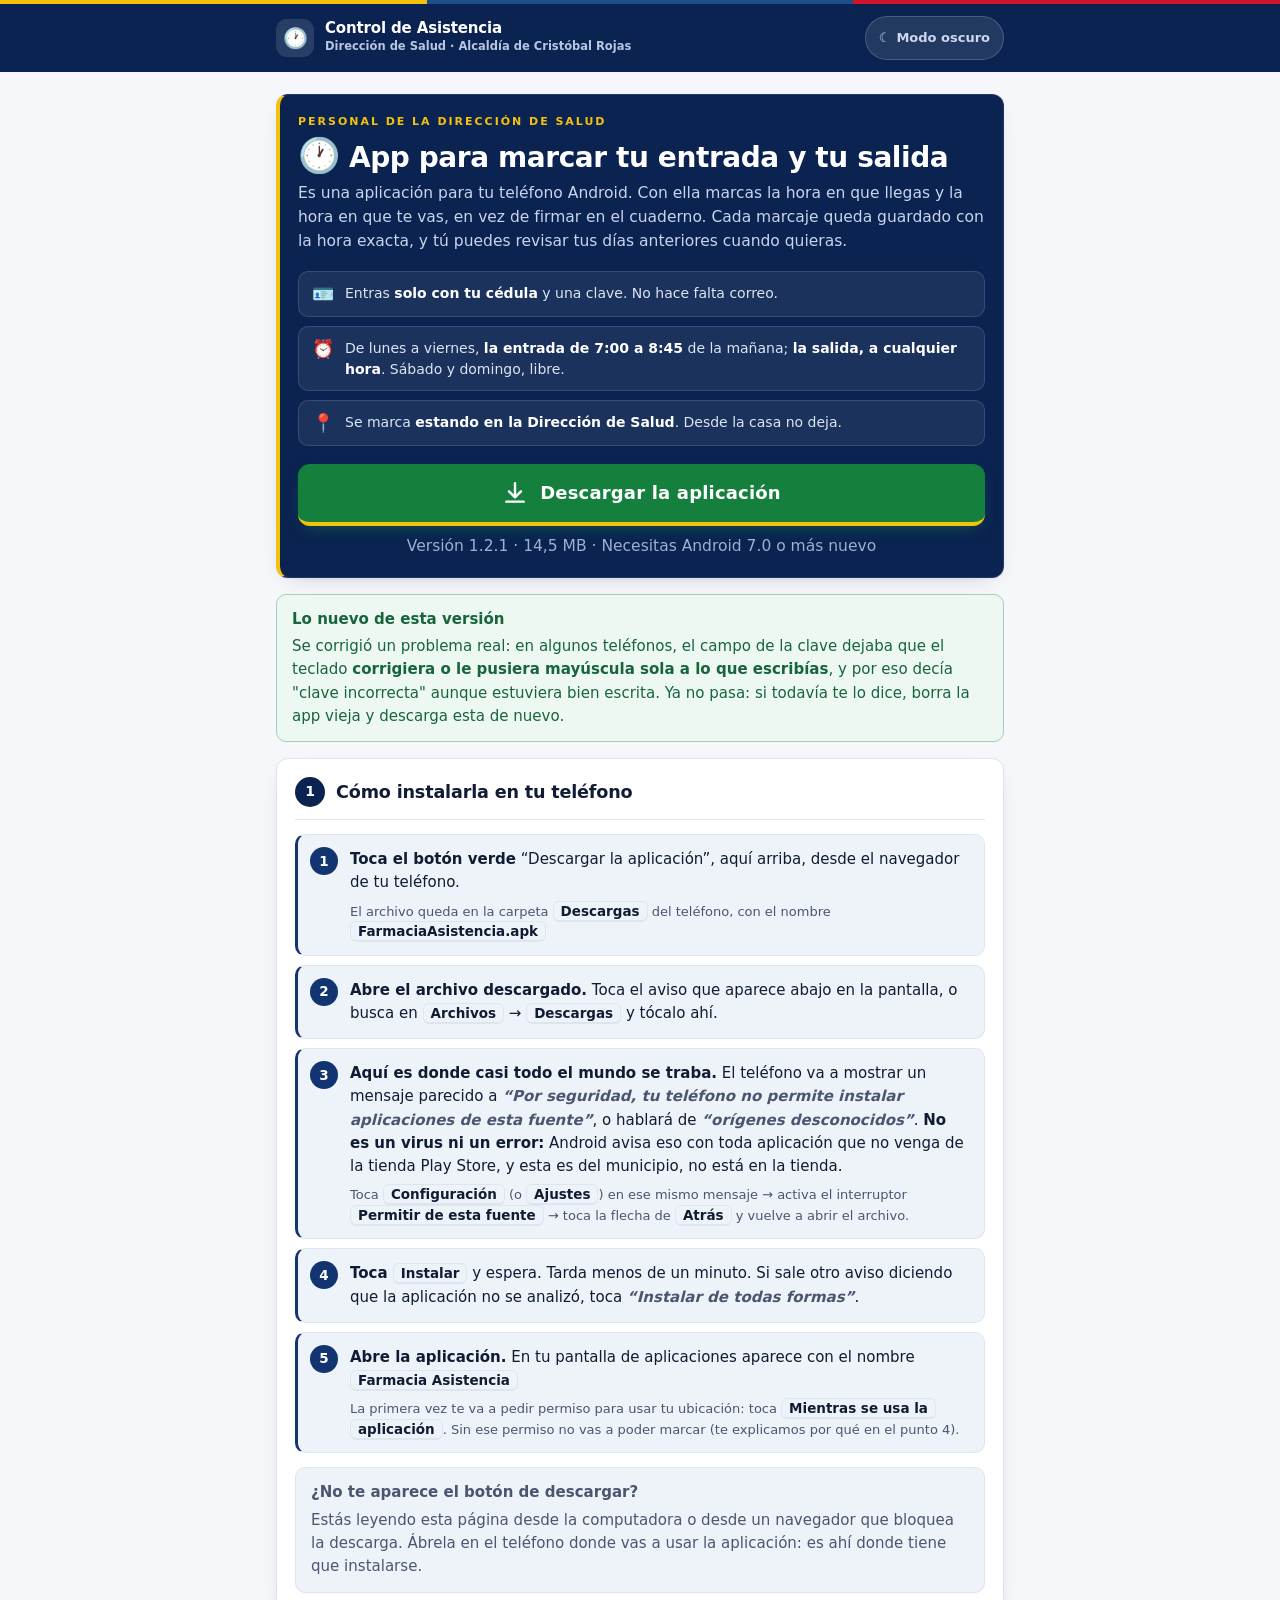
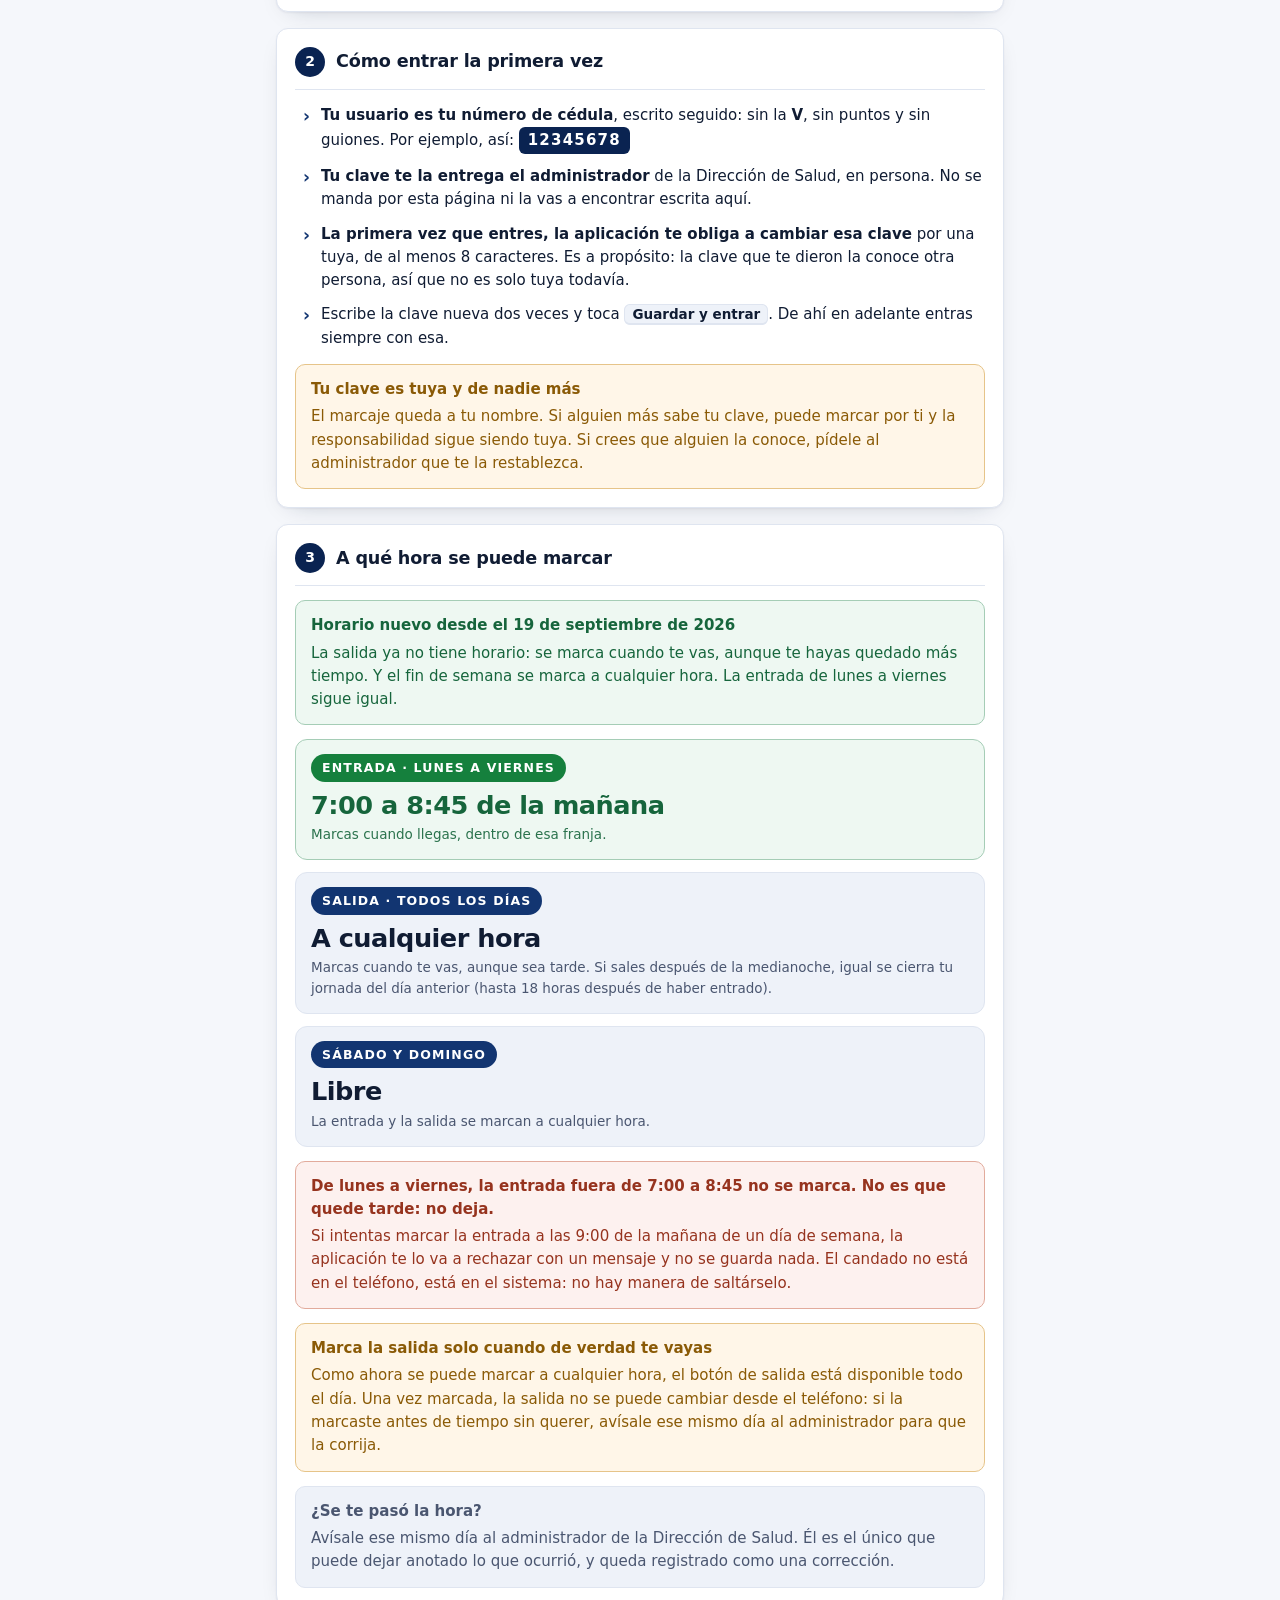
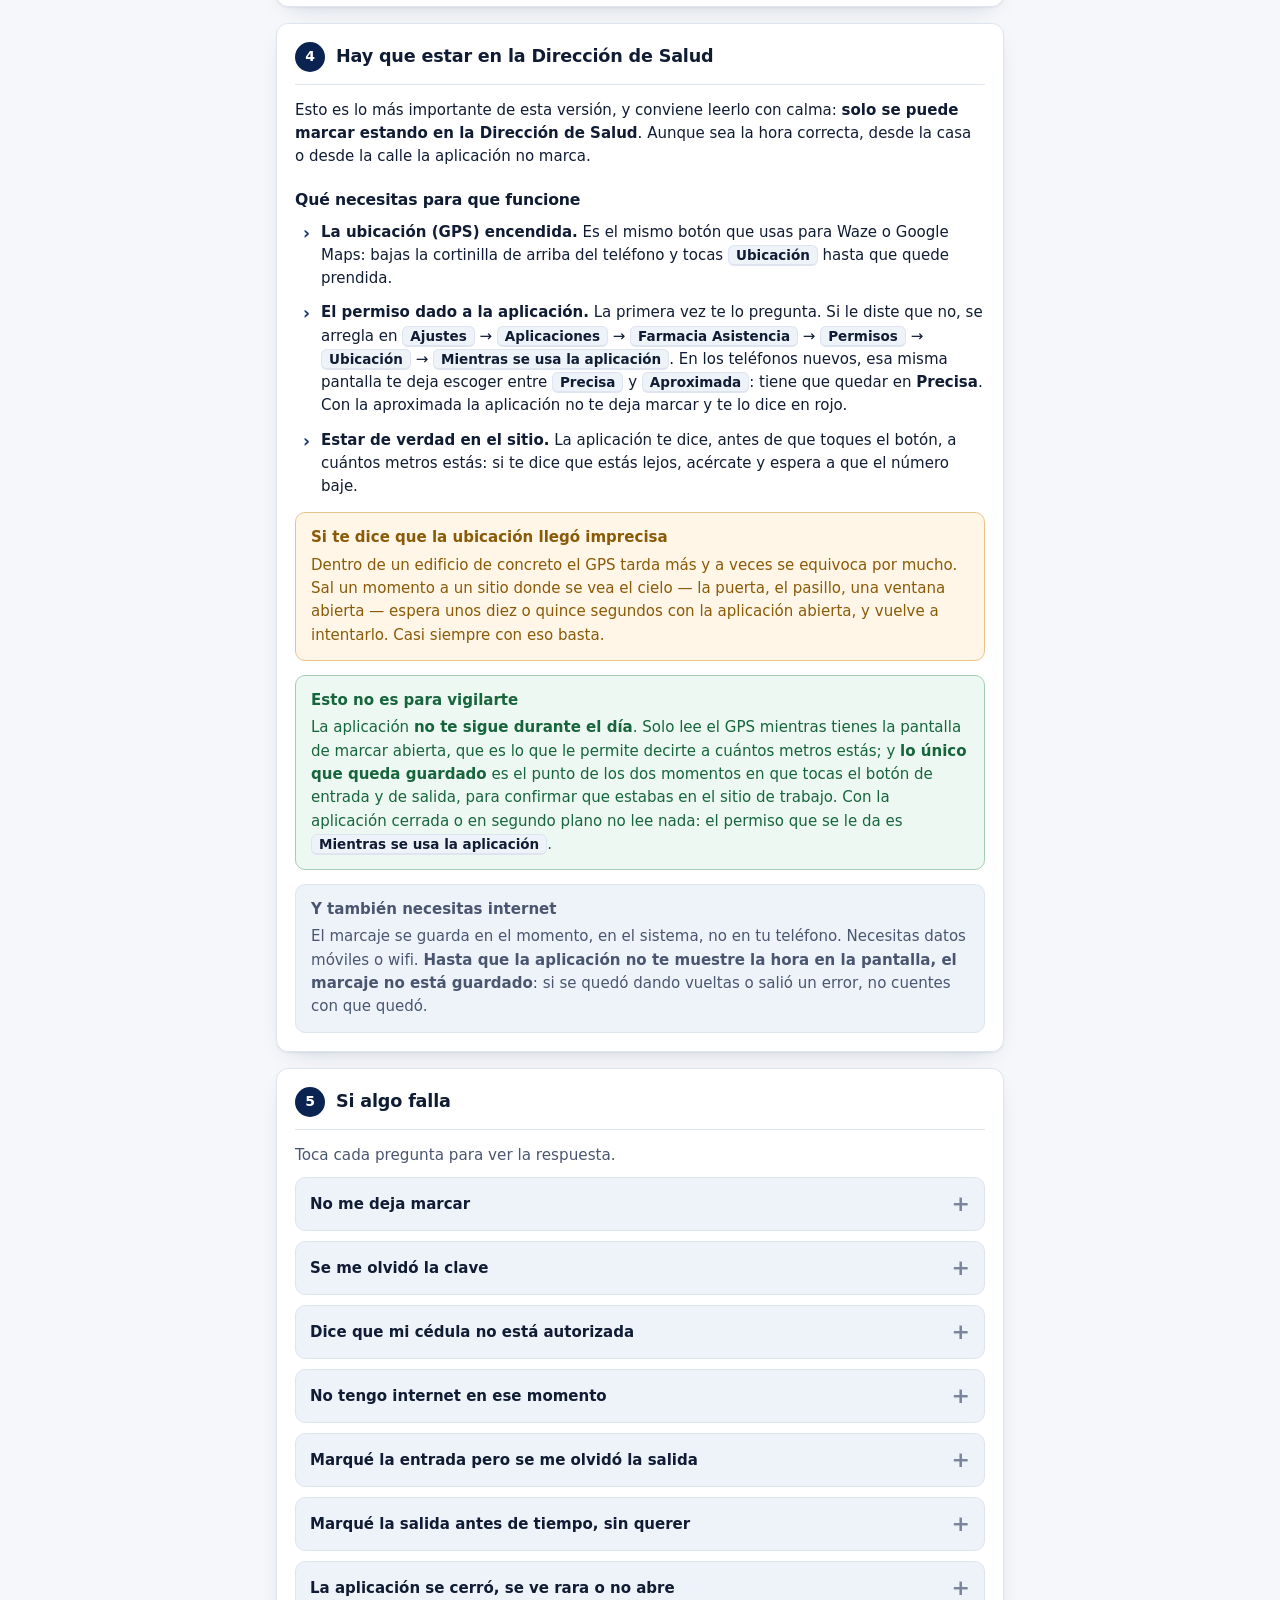
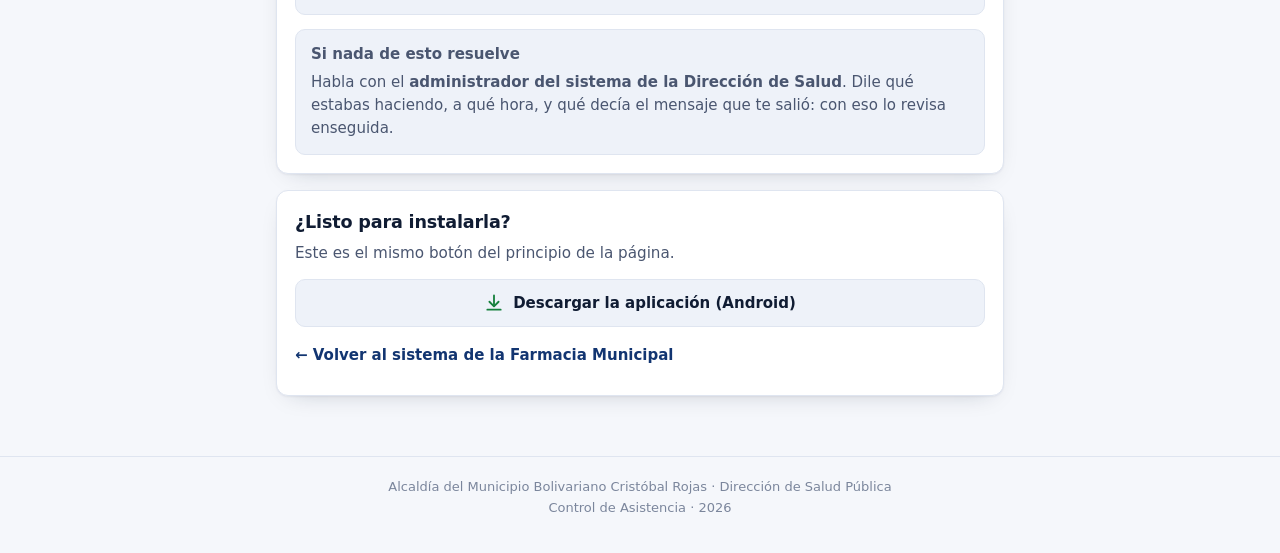
<file: app-asistencia.html>
<!doctype html>
<html lang="es">
<head>
<meta charset="utf-8">
<meta name="viewport" content="width=device-width, initial-scale=1, viewport-fit=cover">
<title>App de Asistencia · Dirección de Salud</title>
<meta name="description" content="Descarga la aplicación con la que el personal de la Dirección de Salud marca su entrada y su salida, y aprende a usarla paso a paso.">
<meta name="theme-color" content="#0a2351">
<link rel="icon" href="data:image/svg+xml,<svg xmlns='http://www.w3.org/2000/svg' viewBox='0 0 100 100'><text y='.9em' font-size='90'>🕐</text></svg>">
<style>
/* Los mismos colores del resto del sistema (ver index.html). */
:root{
  --navy:#0a2351; --navy-2:#123571; --gold:#f4c20d;
  --paper:#f5f7fb; --card:#ffffff; --rail:#eef2f9;
  --ink:#101c33; --ink-soft:#4a5670; --ink-faint:#7b869c;
  --line:#dfe5f0;
  --ok-bg:#eef8f2; --ok-line:#a5cdb6; --ok-ink:#16653c;
  --warn-bg:#fff6e8; --warn-line:#e6c489; --warn-ink:#8a5a06;
  --bad-bg:#fdf1ef; --bad-line:#e2ab9c; --bad-ink:#96331e;
  --verde:#15803d; --verde-2:#0f6e30;
  --r:12px; --pad:18px;
  --shadow:0 1px 2px rgba(16,28,51,.05), 0 8px 24px -14px rgba(16,28,51,.28);
}
@media (prefers-color-scheme:dark){
  :root:not([data-theme="light"]){
    --paper:#0b1220; --card:#141d2f; --rail:#101827;
    --ink:#e6ecf7; --ink-soft:#a7b2c8; --ink-faint:#7a8599; --line:#25314a;
    --ok-bg:#122419; --ok-line:#356041; --ok-ink:#8dd3a6;
    --warn-bg:#2a2113; --warn-line:#6d5626; --warn-ink:#e8c073;
    --bad-bg:#2b1917; --bad-line:#7a453a; --bad-ink:#f0a898;
    --verde:#17914a; --verde-2:#1aa354;
    --shadow:0 1px 2px rgba(0,0,0,.45), 0 10px 28px -16px rgba(0,0,0,.85);
  }
}
:root[data-theme="dark"]{
  --paper:#0b1220; --card:#141d2f; --rail:#101827;
  --ink:#e6ecf7; --ink-soft:#a7b2c8; --ink-faint:#7a8599; --line:#25314a;
  --ok-bg:#122419; --ok-line:#356041; --ok-ink:#8dd3a6;
  --warn-bg:#2a2113; --warn-line:#6d5626; --warn-ink:#e8c073;
  --bad-bg:#2b1917; --bad-line:#7a453a; --bad-ink:#f0a898;
  --verde:#17914a; --verde-2:#1aa354;
  --shadow:0 1px 2px rgba(0,0,0,.45), 0 10px 28px -16px rgba(0,0,0,.85);
}

*{box-sizing:border-box}
:root{color-scheme:light dark}
:root[data-theme="light"]{color-scheme:light}
:root[data-theme="dark"]{color-scheme:dark}
html,body{margin:0}
body{
  background:var(--paper); color:var(--ink); min-height:100dvh;
  font-family:"Segoe UI",system-ui,-apple-system,sans-serif;
  font-size:16px; line-height:1.55; -webkit-text-size-adjust:100%;
  -webkit-tap-highlight-color:transparent;
  overflow-wrap:anywhere;
}
.wrap{max-width:760px; margin:0 auto; padding:0 16px}

/* ---------- cintillo y barra de arriba (igual que el sistema) ---------- */
.tricolor{height:4px; display:flex}
.tricolor i{flex:1}
.tricolor i:nth-child(1){background:#f4c20d}
.tricolor i:nth-child(2){background:#1a4f8a}
.tricolor i:nth-child(3){background:#cf142b}

header.top{background:var(--navy); color:#fff; padding:12px 0}
header.top .wrap{display:flex; align-items:center; gap:12px}
.marca{display:flex; align-items:center; gap:11px; min-width:0}
.pastilla{width:38px;height:38px;border-radius:11px;background:rgba(255,255,255,.12);
  display:grid;place-items:center;font-size:20px;flex:none}
.marca b{display:block; font-size:15px; font-weight:800; letter-spacing:-.01em; line-height:1.15}
.marca > span > span{display:block; font-size:11.5px; color:#b8c6e2; font-weight:600}
.top .der{margin-left:auto}
button.tema{display:inline-flex; align-items:center; gap:6px; min-height:44px; font:inherit;
  font-size:13px; font-weight:700; cursor:pointer; color:#cdd8ee;
  background:rgba(255,255,255,.10); border:1px solid rgba(255,255,255,.18);
  padding:6px 13px; border-radius:99px; white-space:nowrap}
button.tema:hover{background:rgba(255,255,255,.20); color:#fff}

/* ---------- cuerpo ---------- */
main{padding:22px 0 60px}
.tarjeta{background:var(--card); border:1px solid var(--line); border-radius:var(--r);
  padding:var(--pad); box-shadow:var(--shadow)}
.tarjeta + .tarjeta{margin-top:16px}
h1{font-size:clamp(1.35rem,5vw,1.75rem); margin:0 0 6px; letter-spacing:-.015em; line-height:1.2}
h2{font-size:1.1rem; margin:0; letter-spacing:-.01em}
h3{font-size:.98rem; margin:20px 0 8px; letter-spacing:-.01em}
p{margin:0} p + p{margin-top:10px}
.sub{color:var(--ink-soft); font-size:.95rem}
.chico{display:block; font-size:12.5px; color:var(--ink-faint); line-height:1.45}
strong{font-weight:750}

/* titulo de seccion con su numero */
.tit{display:flex; align-items:center; gap:11px; margin:0 0 14px;
  padding-bottom:12px; border-bottom:1px solid var(--line)}
.tit .num{flex:none; width:30px; height:30px; border-radius:50%;
  background:var(--navy); color:#fff; display:grid; place-items:center;
  font-size:14px; font-weight:800}
:root[data-theme="dark"] .tit .num{background:var(--navy-2)}
@media (prefers-color-scheme:dark){:root:not([data-theme="light"]) .tit .num{background:var(--navy-2)}}

/* ---------- portada ---------- */
.portada{background:var(--navy); color:#fff;
  border:1px solid rgba(255,255,255,.10); border-left:4px solid var(--gold)}
.portada .etq{display:block; font-size:11px; font-weight:800; letter-spacing:.18em;
  text-transform:uppercase; color:var(--gold); margin-bottom:8px}
.portada h1{color:#fff}
.portada p{color:#c9d5ec; font-size:.97rem}
.portada .icono{font-size:34px; line-height:1}

/* ---------- el boton de descargar ---------- */
.descarga{margin-top:18px}
a.btn-apk{display:flex; align-items:center; justify-content:center; gap:12px;
  width:100%; min-height:62px; padding:14px 16px;
  background:var(--verde); color:#fff; text-decoration:none;
  border:0; border-bottom:4px solid var(--gold); border-radius:12px;
  font-size:18px; font-weight:850; letter-spacing:.01em; text-align:center;
  box-shadow:0 6px 18px -8px rgba(21,128,61,.75)}
a.btn-apk:hover{background:var(--verde-2)}
a.btn-apk:active{transform:translateY(1px)}
a.btn-apk .ic{flex:none}
a.btn-apk-2 svg{flex:none; color:var(--verde)}
.meta-apk{margin-top:9px; text-align:center; font-size:12.5px; color:var(--ink-faint); line-height:1.5}
.portada .meta-apk{color:#9fb0d0}
a.btn-apk-2{display:flex; align-items:center; justify-content:center; gap:9px;
  width:100%; min-height:48px; margin-top:14px; padding:10px 14px;
  border:1px solid var(--line); border-radius:10px; background:var(--rail);
  color:var(--ink); text-decoration:none; font-size:15px; font-weight:750}
a.btn-apk-2:hover{border-color:var(--navy-2)}

/* ---------- resumen de tres puntos ---------- */
.resumen{display:grid; gap:9px; margin-top:18px}
.resumen div{display:flex; gap:11px; align-items:flex-start;
  background:rgba(255,255,255,.07); border:1px solid rgba(255,255,255,.13);
  border-radius:10px; padding:11px 13px; font-size:14px; color:#dde5f4; line-height:1.45}
.resumen div span:first-child{flex:none; font-size:18px; line-height:1.25}
.resumen b{color:#fff; font-weight:800}

/* ---------- pasos numerados ---------- */
ol.pasos{list-style:none; counter-reset:paso; margin:0; padding:0}
ol.pasos > li{counter-increment:paso; position:relative;
  padding:13px 14px 13px 52px; margin-bottom:9px;
  background:var(--rail); border:1px solid var(--line); border-left:3px solid var(--navy-2);
  border-radius:10px; font-size:15px; line-height:1.55}
ol.pasos > li:last-child{margin-bottom:0}
ol.pasos > li::before{content:counter(paso); position:absolute; left:12px; top:12px;
  width:28px; height:28px; border-radius:50%; background:var(--navy-2); color:#fff;
  display:grid; place-items:center; font-size:13.5px; font-weight:800}
ol.pasos .nota{display:block; margin-top:6px; font-size:13px; color:var(--ink-soft); line-height:1.5}

/* ---------- avisos ---------- */
.aviso{border:1px solid; border-radius:10px; padding:13px 15px; font-size:.94rem;
  margin-top:14px; line-height:1.55}
.aviso b{display:block; margin-bottom:4px}
.aviso.ok{background:var(--ok-bg); border-color:var(--ok-line); color:var(--ok-ink)}
.aviso.warn{background:var(--warn-bg); border-color:var(--warn-line); color:var(--warn-ink)}
.aviso.bad{background:var(--bad-bg); border-color:var(--bad-line); color:var(--bad-ink)}
.aviso.neutro{background:var(--rail); border-color:var(--line); color:var(--ink-soft)}

/* ---------- el recuadro de los horarios ---------- */
.horario{display:grid; gap:12px}
.franja{border:1px solid; border-radius:12px; padding:14px 15px}
.franja.ent{background:var(--ok-bg); border-color:var(--ok-line)}
.franja.sal{background:var(--rail); border-color:var(--line)}
.franja .etq{display:inline-block; font-size:12.5px; font-weight:850; letter-spacing:.09em;
  text-transform:uppercase; padding:4px 11px; border-radius:999px; color:#fff}
.franja.ent .etq{background:var(--verde)}
.franja.sal .etq{background:var(--navy-2)}
.franja .hora{display:block; margin-top:9px; font-size:clamp(1.25rem,6.5vw,1.6rem);
  font-weight:850; letter-spacing:-.02em; line-height:1.15; font-variant-numeric:tabular-nums}
.franja.ent .hora{color:var(--ok-ink)}
.franja.sal .hora{color:var(--ink)}
.franja .det{display:block; margin-top:4px; font-size:13.5px; color:var(--ink-soft)}
.franja.ent .det{color:var(--ok-ink); opacity:.9}

/* ---------- listas con viñeta propia ---------- */
ul.puntos{list-style:none; margin:0; padding:0}
ul.puntos li{position:relative; padding:0 0 0 26px; margin-top:11px; font-size:15px; line-height:1.55}
ul.puntos li:first-child{margin-top:0}
ul.puntos li::before{content:"›"; position:absolute; left:8px; top:-1px;
  color:var(--navy-2); font-weight:900; font-size:17px}
:root[data-theme="dark"] ul.puntos li::before{color:var(--gold)}
@media (prefers-color-scheme:dark){:root:not([data-theme="light"]) ul.puntos li::before{color:var(--gold)}}

/* ---------- preguntas que se abren ---------- */
details.pregunta{border:1px solid var(--line); border-radius:10px; background:var(--rail);
  margin-top:10px; overflow:hidden}
details.pregunta[open]{background:var(--card); border-color:var(--navy-2)}
details.pregunta > summary{list-style:none; cursor:pointer; display:flex; gap:10px;
  align-items:center; min-height:52px; padding:12px 14px;
  font-size:15px; font-weight:750; color:var(--ink)}
details.pregunta > summary::-webkit-details-marker{display:none}
details.pregunta > summary::after{content:"+"; margin-left:auto; flex:none;
  font-size:22px; font-weight:800; color:var(--ink-faint); line-height:1}
details.pregunta[open] > summary::after{content:"–"; color:var(--navy-2)}
details.pregunta .cuerpo{padding:0 14px 14px; font-size:14.5px; color:var(--ink-soft); line-height:1.6}
details.pregunta .cuerpo b{color:var(--ink)}
details.pregunta .cuerpo p + p{margin-top:9px}

/* ---------- varios ---------- */
/* <kbd> = lo que dice un boton del telefono. Se deja partir en varias
   lineas: en 375 px si va con "nowrap" se sale de la pantalla. */
kbd{display:inline; background:var(--rail); border:1px solid var(--line);
  border-bottom-width:2px; border-radius:6px; padding:1px 7px; font:inherit;
  font-size:13.5px; font-weight:750; color:var(--ink);
  white-space:normal; overflow-wrap:anywhere;
  box-decoration-break:clone; -webkit-box-decoration-break:clone}
/* .frase = un mensaje largo que muestra el telefono. Como ficha se
   partiria en pedazos feos, asi que va entre comillas y en cursiva. */
.frase{font-style:italic; color:var(--ink-soft); font-weight:650}
.cedula-ej{display:inline-block; background:var(--navy); color:#fff; border-radius:6px;
  padding:2px 9px; font-weight:800; letter-spacing:.08em; font-variant-numeric:tabular-nums}
a.volver{display:inline-flex; align-items:center; min-height:44px; margin-top:6px;
  color:var(--navy-2); font-weight:750; font-size:15px; text-decoration:none}
a.volver:hover{text-decoration:underline}
:root[data-theme="dark"] a.volver{color:#9db9ee}
@media (prefers-color-scheme:dark){:root:not([data-theme="light"]) a.volver{color:#9db9ee}}
footer{border-top:1px solid var(--line); padding:20px 0 34px; color:var(--ink-faint);
  font-size:13px; text-align:center; line-height:1.6}

@media (max-width:560px){
  .wrap{padding:0 14px}
  main{padding:16px 0 46px}
  .tarjeta{padding:15px}
  .marca > span > span{display:none}
  ol.pasos > li{padding:12px 12px 12px 48px; font-size:14.5px}
}
</style>
<script>
/* El modo claro u oscuro, igual que en el resto del sistema. Se aplica
   aqui arriba, antes de que se pinte nada: si se hiciera al final, la
   pagina saldria un instante con el color equivocado. */
(function () {
  var LLAVE = 'farmacia_tema';
  var guardado = null;
  try { guardado = localStorage.getItem(LLAVE); } catch (e) { guardado = null; }
  if (guardado === 'claro' || guardado === 'oscuro') {
    document.documentElement.setAttribute('data-theme', guardado === 'claro' ? 'light' : 'dark');
  }
  window.FARMTEMA = {
    llave: LLAVE,
    actual: function () {
      var e = document.documentElement.getAttribute('data-theme');
      if (e === 'light') return 'claro';
      if (e === 'dark') return 'oscuro';
      try {
        return window.matchMedia && window.matchMedia('(prefers-color-scheme: dark)').matches
          ? 'oscuro' : 'claro';
      } catch (x) { return 'claro'; }
    },
    poner: function (cual) {
      document.documentElement.setAttribute('data-theme', cual === 'claro' ? 'light' : 'dark');
      try { localStorage.setItem(LLAVE, cual); } catch (e) { /* modo privado */ }
      var m = document.querySelector('meta[name="theme-color"]');
      if (m) m.setAttribute('content', cual === 'claro' ? '#0a2351' : '#0b1220');
    }
  };
})();
</script>
</head>
<body>
<div class="tricolor"><i></i><i></i><i></i></div>

<header class="top">
  <div class="wrap">
    <div class="marca">
      <span class="pastilla" aria-hidden="true">🕐</span>
      <span>
        <b>Control de Asistencia</b>
        <span>Dirección de Salud · Alcaldía de Cristóbal Rojas</span>
      </span>
    </div>
    <div class="der">
      <button class="tema" id="btnTema" type="button" aria-live="polite">
        <span aria-hidden="true">☀</span><span class="tema-txt">Modo claro</span>
      </button>
    </div>
  </div>
</header>

<main>
  <div class="wrap">

    <!-- ═══════════ 1. QUÉ ES Y PARA QUÉ SIRVE + DESCARGA ═══════════ -->
    <section class="tarjeta portada">
      <span class="etq">Personal de la Dirección de Salud</span>
      <h1><span class="icono" aria-hidden="true">🕐</span> App para marcar tu entrada y tu salida</h1>
      <p>
        Es una aplicación para tu teléfono Android. Con ella marcas la hora en que llegas
        y la hora en que te vas, en vez de firmar en el cuaderno. Cada marcaje queda
        guardado con la hora exacta, y tú puedes revisar tus días anteriores cuando quieras.
      </p>

      <div class="resumen">
        <div><span aria-hidden="true">🪪</span><span>Entras <b>solo con tu cédula</b> y una clave. No hace falta correo.</span></div>
        <div><span aria-hidden="true">⏰</span><span>De lunes a viernes, <b>la entrada de 7:00 a 8:45</b> de la mañana; <b>la salida, a cualquier hora</b>. Sábado y domingo, libre.</span></div>
        <div><span aria-hidden="true">📍</span><span>Se marca <b>estando en la Dirección de Salud</b>. Desde la casa no deja.</span></div>
      </div>

      <div class="descarga">
        <a class="btn-apk" href="descargas/FarmaciaAsistencia.apk" download="FarmaciaAsistencia.apk">
          <svg class="ic" viewBox="0 0 24 24" width="26" height="26" fill="none"
               stroke="currentColor" stroke-width="2.2" stroke-linecap="round"
               stroke-linejoin="round" aria-hidden="true">
            <path d="M12 3v12"></path><path d="M6.5 10.5L12 16l5.5-5.5"></path>
            <path d="M4 20h16"></path>
          </svg>
          Descargar la aplicación
        </a>

        <!-- ══════════════════════════════════════════════════════════════
             ⬇⬇ ACTUALIZAR AL PUBLICAR UN APK NUEVO — SOLO ESTOS DOS DATOS ⬇⬇
                · la versión  →  <span id="version-app">
                · el peso     →  <span id="peso-app">
             El archivo se reemplaza en  descargas/FarmaciaAsistencia.apk
             (si además cambian las novedades, están más abajo, en el
              recuadro marcado "NOVEDADES DE ESTA VERSIÓN")
             ══════════════════════════════════════════════════════════════ -->
        <p class="meta-apk">
          Versión <span id="version-app">1.2.1</span> ·
          <span id="peso-app">14,5 MB</span> ·
          Necesitas Android 7.0 o más nuevo
        </p>
        <!-- ⬆⬆ FIN DEL HUECO DE VERSIÓN Y PESO ⬆⬆ -->
      </div>
    </section>

    <!-- ═══════════ NOVEDADES DE ESTA VERSIÓN ═══════════ -->
    <div class="aviso ok" style="margin:16px 0">
      <b>Lo nuevo de esta versión</b>
      Se corrigió un problema real: en algunos teléfonos, el campo de la clave dejaba
      que el teclado <strong>corrigiera o le pusiera mayúscula sola a lo que escribías</strong>,
      y por eso decía "clave incorrecta" aunque estuviera bien escrita. Ya no pasa: si
      todavía te lo dice, borra la app vieja y descarga esta de nuevo.
    </div>

    <!-- ═══════════ 2. INSTALACIÓN ═══════════ -->
    <section class="tarjeta">
      <div class="tit"><span class="num">1</span><h2>Cómo instalarla en tu teléfono</h2></div>

      <ol class="pasos">
        <li>
          <strong>Toca el botón verde</strong> “Descargar la aplicación”, aquí arriba,
          desde el navegador de tu teléfono.
          <span class="nota">El archivo queda en la carpeta <kbd>Descargas</kbd> del teléfono,
          con el nombre <kbd>FarmaciaAsistencia.apk</kbd></span>
        </li>
        <li>
          <strong>Abre el archivo descargado.</strong> Toca el aviso que aparece abajo en la
          pantalla, o busca en <kbd>Archivos</kbd> → <kbd>Descargas</kbd> y tócalo ahí.
        </li>
        <li>
          <strong>Aquí es donde casi todo el mundo se traba.</strong> El teléfono va a mostrar
          un mensaje parecido a <span class="frase">“Por seguridad, tu teléfono no permite
          instalar aplicaciones de esta fuente”</span>, o hablará de
          <span class="frase">“orígenes desconocidos”</span>.
          <strong>No es un virus ni un error:</strong> Android avisa eso con toda aplicación que
          no venga de la tienda Play Store, y esta es del municipio, no está en la tienda.
          <span class="nota">Toca <kbd>Configuración</kbd> (o <kbd>Ajustes</kbd>) en ese mismo
          mensaje → activa el interruptor <kbd>Permitir de esta fuente</kbd> → toca la flecha de
          <kbd>Atrás</kbd> y vuelve a abrir el archivo.</span>
        </li>
        <li>
          <strong>Toca <kbd>Instalar</kbd></strong> y espera. Tarda menos de un minuto.
          Si sale otro aviso diciendo que la aplicación no se analizó, toca
          <span class="frase">“Instalar de todas formas”</span>.
        </li>
        <li>
          <strong>Abre la aplicación.</strong> En tu pantalla de aplicaciones aparece con el
          nombre <kbd>Farmacia Asistencia</kbd>
          <span class="nota">La primera vez te va a pedir permiso para usar tu ubicación:
          toca <kbd>Mientras se usa la aplicación</kbd>. Sin ese permiso no vas a poder marcar
          (te explicamos por qué en el punto 4).</span>
        </li>
      </ol>

      <div class="aviso neutro">
        <b>¿No te aparece el botón de descargar?</b>
        Estás leyendo esta página desde la computadora o desde un navegador que bloquea la
        descarga. Ábrela en el teléfono donde vas a usar la aplicación: es ahí donde tiene
        que instalarse.
      </div>
    </section>

    <!-- ═══════════ 3. CÓMO SE ENTRA ═══════════ -->
    <section class="tarjeta">
      <div class="tit"><span class="num">2</span><h2>Cómo entrar la primera vez</h2></div>

      <ul class="puntos">
        <li>
          <strong>Tu usuario es tu número de cédula</strong>, escrito seguido:
          sin la <strong>V</strong>, sin puntos y sin guiones.
          Por ejemplo, así: <span class="cedula-ej">12345678</span>
        </li>
        <li>
          <strong>Tu clave te la entrega el administrador</strong> de la Dirección de Salud, en
          persona. No se manda por esta página ni la vas a encontrar escrita aquí.
        </li>
        <li>
          <strong>La primera vez que entres, la aplicación te obliga a cambiar esa clave</strong>
          por una tuya, de al menos 8 caracteres. Es a propósito: la clave que te dieron la
          conoce otra persona, así que no es solo tuya todavía.
        </li>
        <li>
          Escribe la clave nueva dos veces y toca <kbd>Guardar y entrar</kbd>. De ahí en
          adelante entras siempre con esa.
        </li>
      </ul>

      <div class="aviso warn">
        <b>Tu clave es tuya y de nadie más</b>
        El marcaje queda a tu nombre. Si alguien más sabe tu clave, puede marcar por ti y la
        responsabilidad sigue siendo tuya. Si crees que alguien la conoce, pídele al
        administrador que te la restablezca.
      </div>
    </section>

    <!-- ═══════════ 4. LOS HORARIOS ═══════════ -->
    <section class="tarjeta">
      <div class="tit"><span class="num">3</span><h2>A qué hora se puede marcar</h2></div>

      <div class="aviso ok" style="margin-top:0;margin-bottom:14px">
        <b>Horario nuevo desde el 19 de septiembre de 2026</b>
        La salida ya no tiene horario: se marca cuando te vas, aunque te hayas quedado más
        tiempo. Y el fin de semana se marca a cualquier hora. La entrada de lunes a viernes
        sigue igual.
      </div>

      <div class="horario">
        <div class="franja ent">
          <span class="etq">Entrada · lunes a viernes</span>
          <span class="hora">7:00 a 8:45 de la mañana</span>
          <span class="det">Marcas cuando llegas, dentro de esa franja.</span>
        </div>
        <div class="franja sal">
          <span class="etq">Salida · todos los días</span>
          <span class="hora">A cualquier hora</span>
          <span class="det">Marcas cuando te vas, aunque sea tarde. Si sales después de la
          medianoche, igual se cierra tu jornada del día anterior (hasta 18 horas después de
          haber entrado).</span>
        </div>
        <div class="franja sal">
          <span class="etq">Sábado y domingo</span>
          <span class="hora">Libre</span>
          <span class="det">La entrada y la salida se marcan a cualquier hora.</span>
        </div>
      </div>

      <div class="aviso bad">
        <b>De lunes a viernes, la entrada fuera de 7:00 a 8:45 no se marca. No es que quede tarde: no deja.</b>
        Si intentas marcar la entrada a las 9:00 de la mañana de un día de semana, la
        aplicación te lo va a rechazar con un mensaje y no se guarda nada. El candado no está
        en el teléfono, está en el sistema: no hay manera de saltárselo.
      </div>

      <div class="aviso warn">
        <b>Marca la salida solo cuando de verdad te vayas</b>
        Como ahora se puede marcar a cualquier hora, el botón de salida está disponible todo
        el día. Una vez marcada, la salida no se puede cambiar desde el teléfono: si la
        marcaste antes de tiempo sin querer, avísale ese mismo día al administrador para que
        la corrija.
      </div>

      <div class="aviso neutro">
        <b>¿Se te pasó la hora?</b>
        Avísale ese mismo día al administrador de la Dirección de Salud. Él es el único que
        puede dejar anotado lo que ocurrió, y queda registrado como una corrección.
      </div>
    </section>

    <!-- ═══════════ 5. LA UBICACIÓN ═══════════ -->
    <section class="tarjeta">
      <div class="tit"><span class="num">4</span><h2>Hay que estar en la Dirección de Salud</h2></div>

      <p style="font-size:15px">
        Esto es lo más importante de esta versión, y conviene leerlo con calma:
        <strong>solo se puede marcar estando en la Dirección de Salud</strong>. Aunque sea la
        hora correcta, desde la casa o desde la calle la aplicación no marca.
      </p>

      <h3>Qué necesitas para que funcione</h3>
      <ul class="puntos">
        <li>
          <strong>La ubicación (GPS) encendida.</strong> Es el mismo botón que usas para Waze o
          Google Maps: bajas la cortinilla de arriba del teléfono y tocas
          <kbd>Ubicación</kbd> hasta que quede prendida.
        </li>
        <li>
          <strong>El permiso dado a la aplicación.</strong> La primera vez te lo pregunta.
          Si le diste que no, se arregla en <kbd>Ajustes</kbd> → <kbd>Aplicaciones</kbd> →
          <kbd>Farmacia Asistencia</kbd> → <kbd>Permisos</kbd> → <kbd>Ubicación</kbd> →
          <kbd>Mientras se usa la aplicación</kbd>.
          <span class="nota">En los teléfonos nuevos, esa misma pantalla te deja escoger entre
          <kbd>Precisa</kbd> y <kbd>Aproximada</kbd>: tiene que quedar en <strong>Precisa</strong>.
          Con la aproximada la aplicación no te deja marcar y te lo dice en rojo.</span>
        </li>
        <li>
          <strong>Estar de verdad en el sitio.</strong> La aplicación te dice, antes de que
          toques el botón, a cuántos metros estás: si te dice que estás lejos, acércate y
          espera a que el número baje.
        </li>
      </ul>

      <div class="aviso warn">
        <b>Si te dice que la ubicación llegó imprecisa</b>
        Dentro de un edificio de concreto el GPS tarda más y a veces se equivoca por mucho.
        Sal un momento a un sitio donde se vea el cielo — la puerta, el pasillo, una ventana
        abierta — espera unos diez o quince segundos con la aplicación abierta, y vuelve a
        intentarlo. Casi siempre con eso basta.
      </div>

      <div class="aviso ok">
        <b>Esto no es para vigilarte</b>
        La aplicación <strong>no te sigue durante el día</strong>. Solo lee el GPS
        mientras tienes la pantalla de marcar abierta, que es lo que le permite decirte a
        cuántos metros estás; y <strong>lo único que queda guardado</strong> es el punto de
        los dos momentos en que tocas el botón de entrada y de salida, para confirmar que
        estabas en el sitio de trabajo. Con la aplicación cerrada o en segundo plano no lee
        nada: el permiso que se le da es <kbd>Mientras se usa la aplicación</kbd>.
      </div>

      <div class="aviso neutro">
        <b>Y también necesitas internet</b>
        El marcaje se guarda en el momento, en el sistema, no en tu teléfono. Necesitas datos
        móviles o wifi. <strong>Hasta que la aplicación no te muestre la hora en la pantalla,
        el marcaje no está guardado</strong>: si se quedó dando vueltas o salió un error,
        no cuentes con que quedó.
      </div>
    </section>

    <!-- ═══════════ 6. SI ALGO FALLA ═══════════ -->
    <section class="tarjeta">
      <div class="tit"><span class="num">5</span><h2>Si algo falla</h2></div>
      <p class="sub" style="margin-bottom:4px">Toca cada pregunta para ver la respuesta.</p>

      <details class="pregunta">
        <summary>No me deja marcar</summary>
        <div class="cuerpo">
          <p>Lee el mensaje que salió en la pantalla, porque ahí está el motivo. Casi siempre
          es uno de estos:</p>
          <p><b>1. “Fuera del horario permitido”.</b> Estás intentando marcar la entrada un día de
          semana fuera de la franja de 7:00 a 8:45 de la mañana. La salida y el fin de semana no
          tienen horario. No hay nada que hacer desde el teléfono; avísale al administrador.</p>
          <p><b>2. “Estás a tantos metros de la Dirección de Salud”.</b> No estás en el sitio, o el
          GPS todavía no se ha afinado. Acércate, sal donde se vea el cielo, espera unos segundos
          e inténtalo otra vez.</p>
          <p><b>3. “La ubicación llegó muy imprecisa”.</b> Tu teléfono está dando una ubicación
          sacada de la antena, no del GPS. Enciende la ubicación, sal a un sitio despejado y
          espera un momento.</p>
          <p><b>4. “Ya marcaste”.</b> La entrada y la salida se marcan una sola vez por día. Si
          la hora que quedó está mal, solo el administrador puede corregirla.</p>
          <p><b>5. “El teléfono está dando una ubicación falsa”.</b> Tienes encendida una
          aplicación de GPS simulado. Apágala en los ajustes del teléfono y vuelve a intentar.</p>
        </div>
      </details>

      <details class="pregunta">
        <summary>Se me olvidó la clave</summary>
        <div class="cuerpo">
          <p>Pídele al <b>administrador de la Dirección de Salud</b> que te la restablezca. Él te
          entrega una clave provisional y, al entrar con ella, la aplicación te va a pedir de
          nuevo que pongas una tuya.</p>
          <p>Nadie puede ver tu clave actual, ni el administrador: el sistema solo la puede
          reemplazar. Por eso no hay forma de “recordártela”.</p>
        </div>
      </details>

      <details class="pregunta">
        <summary>Dice que mi cédula no está autorizada</summary>
        <div class="cuerpo">
          <p>Primero revisa cómo la escribiste: <b>solo los números</b>, sin la V, sin puntos y
          sin guiones. <span class="cedula-ej">12345678</span></p>
          <p>Si está bien escrita y sigue sin entrar, es que todavía no te han dado de alta, o tu
          cuenta está desactivada. Eso lo resuelve el administrador en un minuto desde el panel
          del sistema.</p>
        </div>
      </details>

      <details class="pregunta">
        <summary>No tengo internet en ese momento</summary>
        <div class="cuerpo">
          <p>El marcaje <b>no queda pendiente</b> ni se guarda para después: si no hay conexión,
          no se marcó. Busca señal o conéctate a un wifi y marca de una vez. Si es la entrada de
          un día de semana, tiene que ser dentro de la franja de 7:00 a 8:45.</p>
          <p>Si la franja se venció mientras peleabas con la señal, avísale al administrador ese
          mismo día para que lo deje anotado.</p>
        </div>
      </details>

      <details class="pregunta">
        <summary>Marqué la entrada pero se me olvidó la salida</summary>
        <div class="cuerpo">
          <p>Márcala en cuanto te acuerdes: la salida no tiene horario. Sirve incluso después de la
          medianoche, hasta 18 horas después de haber entrado.</p>
          <p>Si ya pasó más que eso, el día queda con la entrada sola. Avísale al administrador
          para que lo corrija y quede claro a qué hora te fuiste.</p>
        </div>
      </details>

      <details class="pregunta">
        <summary>Marqué la salida antes de tiempo, sin querer</summary>
        <div class="cuerpo">
          <p>Una vez marcada, la salida no se puede cambiar desde el teléfono. Avísale ese mismo
          día al <b>administrador</b>: él la corrige y la corrección queda anotada.</p>
        </div>
      </details>

      <details class="pregunta">
        <summary>La aplicación se cerró, se ve rara o no abre</summary>
        <div class="cuerpo">
          <p>Ciérrala por completo y vuelve a abrirla. Si sigue igual, vuelve a esta página desde
          el teléfono, descarga otra vez el archivo e instálalo encima: <b>no pierdes nada</b>,
          tus marcajes están guardados en el sistema, no en el teléfono.</p>
        </div>
      </details>

      <div class="aviso neutro">
        <b>Si nada de esto resuelve</b>
        Habla con el <strong>administrador del sistema de la Dirección de Salud</strong>. Dile
        qué estabas haciendo, a qué hora, y qué decía el mensaje que te salió: con eso lo
        revisa enseguida.
      </div>
    </section>

    <!-- ═══════════ CIERRE ═══════════ -->
    <section class="tarjeta">
      <h2>¿Listo para instalarla?</h2>
      <p class="sub" style="margin-top:6px">Este es el mismo botón del principio de la página.</p>
      <a class="btn-apk-2" href="descargas/FarmaciaAsistencia.apk" download="FarmaciaAsistencia.apk">
        <svg viewBox="0 0 24 24" width="20" height="20" fill="none" stroke="currentColor"
             stroke-width="2.2" stroke-linecap="round" stroke-linejoin="round" aria-hidden="true">
          <path d="M12 3v12"></path><path d="M6.5 10.5L12 16l5.5-5.5"></path>
          <path d="M4 20h16"></path>
        </svg>
        Descargar la aplicación (Android)
      </a>
      <a class="volver" href="index.html">← Volver al sistema de la Farmacia Municipal</a>
    </section>

  </div>
</main>

<footer>
  <div class="wrap">
    Alcaldía del Municipio Bolivariano Cristóbal Rojas · Dirección de Salud Pública<br>
    Control de Asistencia · <span id="pie"></span>
  </div>
</footer>

<script>
/* El boton de cambiar entre modo claro y oscuro. */
(function () {
  var boton = document.getElementById('btnTema');
  if (!boton || !window.FARMTEMA) return;

  function pintar() {
    var ahora = window.FARMTEMA.actual();
    var icono = boton.querySelector('span[aria-hidden]');
    var texto = boton.querySelector('.tema-txt');
    /* El boton ofrece lo CONTRARIO de lo que se esta viendo. */
    if (ahora === 'oscuro') {
      if (icono) icono.textContent = '☀';
      if (texto) texto.textContent = 'Modo claro';
      boton.setAttribute('aria-label', 'Cambiar a modo claro');
    } else {
      if (icono) icono.textContent = '☾';
      if (texto) texto.textContent = 'Modo oscuro';
      boton.setAttribute('aria-label', 'Cambiar a modo oscuro');
    }
  }

  boton.addEventListener('click', function () {
    window.FARMTEMA.poner(window.FARMTEMA.actual() === 'oscuro' ? 'claro' : 'oscuro');
    pintar();
  });

  pintar();

  /* El año del pie, para no dejarlo escrito a mano. */
  var pie = document.getElementById('pie');
  if (pie) pie.textContent = new Date().getFullYear();
})();
</script>
</body>
</html>
</file>
